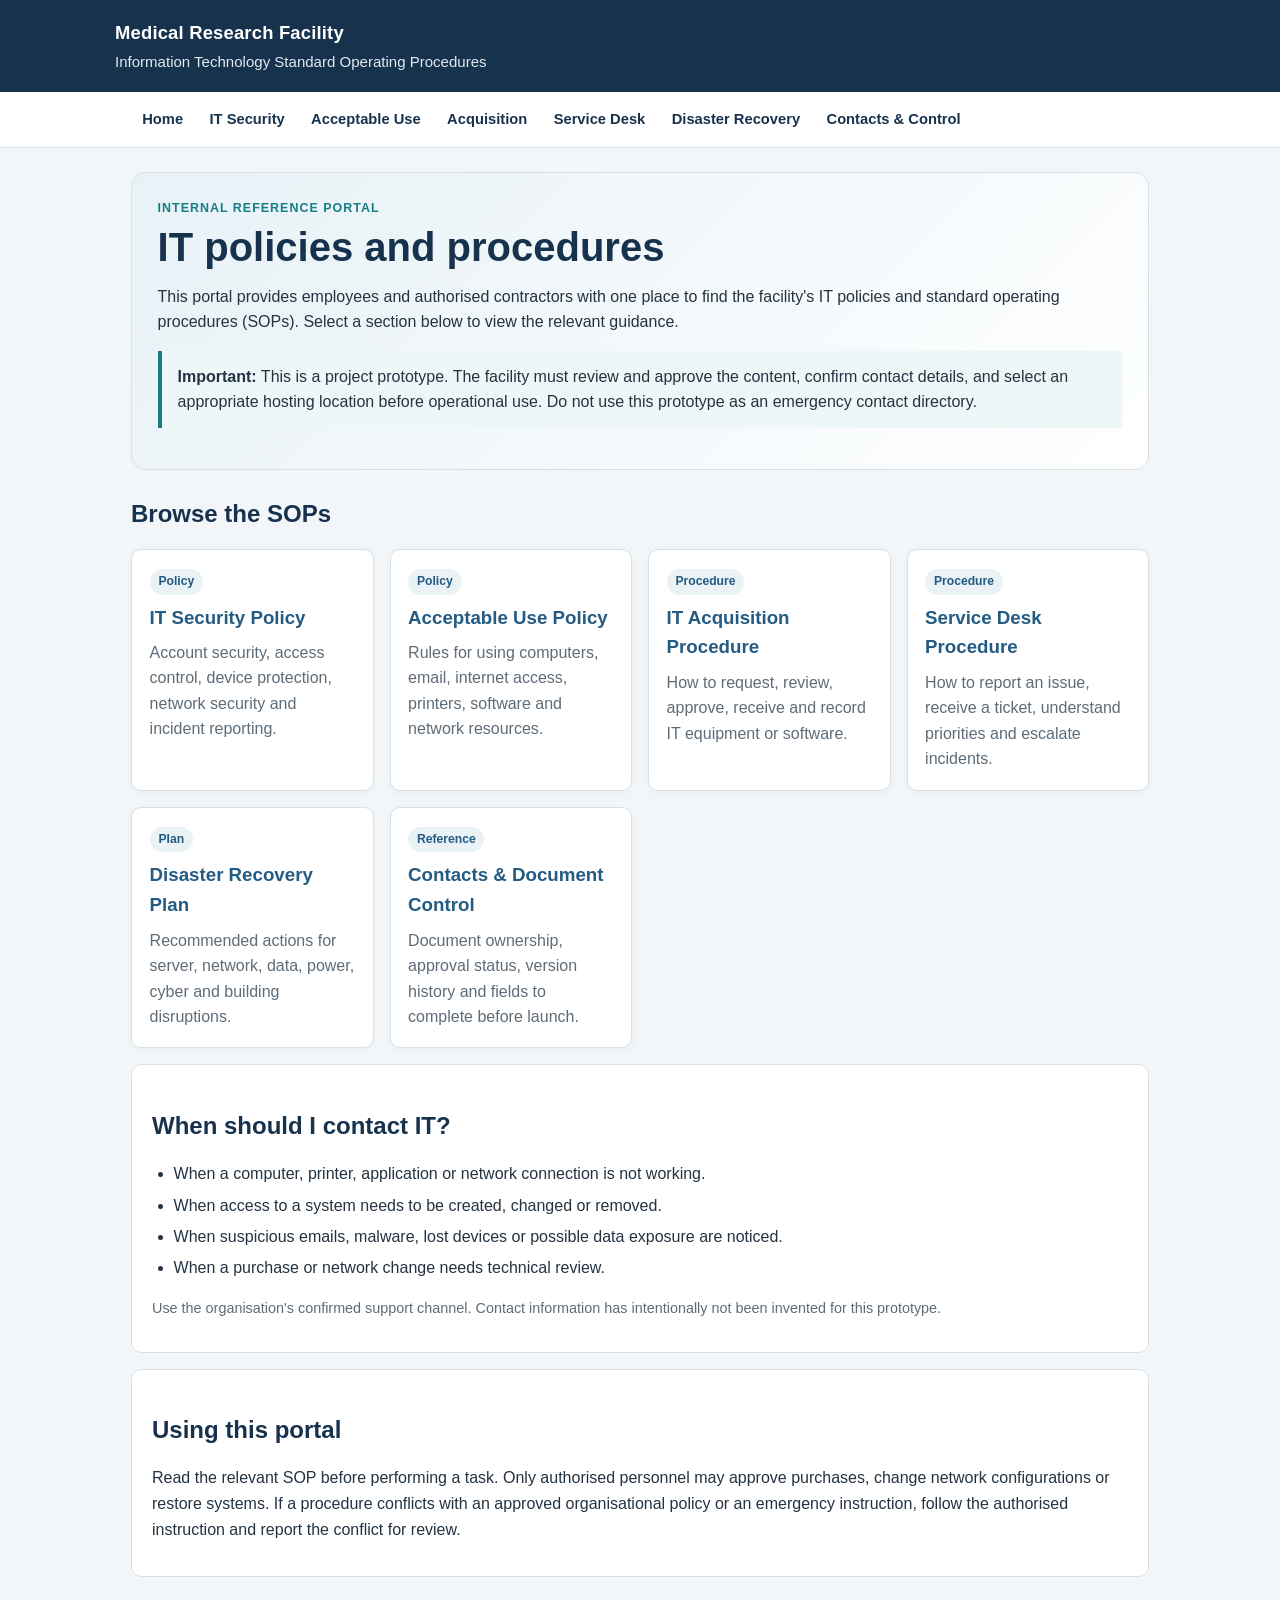
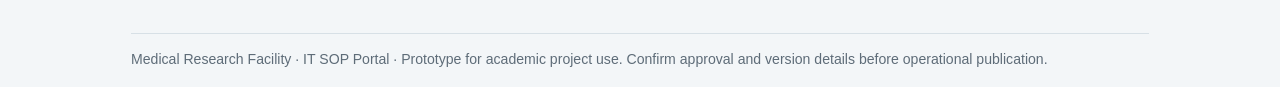
<file: index.html>
<!doctype html>
<html lang="en">
<head>
  <meta charset="utf-8">
  <meta name="viewport" content="width=device-width, initial-scale=1">
  <meta name="description" content="Internal Standard Operating Procedure portal for the Medical Research Facility.">
  <title>IT SOP Portal | Medical Research Facility</title>
  <link rel="stylesheet" href="styles.css">
</head>
<body>
<a class="skip-link" href="#main">Skip to main content</a>
<header><div class="header-inner"><div class="site-name">Medical Research Facility</div><p class="site-subtitle">Information Technology Standard Operating Procedures</p></div></header>
<nav aria-label="Main navigation"><div class="nav-inner">
<a href="index.html" aria-current="page">Home</a><a href="pages/security.html">IT Security</a><a href="pages/acceptable-use.html">Acceptable Use</a><a href="pages/acquisition.html">Acquisition</a><a href="pages/service-desk.html">Service Desk</a><a href="pages/disaster-recovery.html">Disaster Recovery</a><a href="pages/contacts.html">Contacts &amp; Control</a>
</div></nav>
<main id="main">
<section class="hero">
  <div class="eyebrow">Internal reference portal</div>
  <h1>IT policies and procedures</h1>
  <p>This portal provides employees and authorised contractors with one place to find the facility's IT policies and standard operating procedures (SOPs). Select a section below to view the relevant guidance.</p>
  <div class="callout"><strong>Important:</strong> This is a project prototype. The facility must review and approve the content, confirm contact details, and select an appropriate hosting location before operational use. Do not use this prototype as an emergency contact directory.</div>
</section>
<section aria-labelledby="sop-heading">
<h2 id="sop-heading">Browse the SOPs</h2>
<div class="cards">
<a class="card" href="pages/security.html"><span class="pill">Policy</span><h3>IT Security Policy</h3><p>Account security, access control, device protection, network security and incident reporting.</p></a>
<a class="card" href="pages/acceptable-use.html"><span class="pill">Policy</span><h3>Acceptable Use Policy</h3><p>Rules for using computers, email, internet access, printers, software and network resources.</p></a>
<a class="card" href="pages/acquisition.html"><span class="pill">Procedure</span><h3>IT Acquisition Procedure</h3><p>How to request, review, approve, receive and record IT equipment or software.</p></a>
<a class="card" href="pages/service-desk.html"><span class="pill">Procedure</span><h3>Service Desk Procedure</h3><p>How to report an issue, receive a ticket, understand priorities and escalate incidents.</p></a>
<a class="card" href="pages/disaster-recovery.html"><span class="pill">Plan</span><h3>Disaster Recovery Plan</h3><p>Recommended actions for server, network, data, power, cyber and building disruptions.</p></a>
<a class="card" href="pages/contacts.html"><span class="pill">Reference</span><h3>Contacts &amp; Document Control</h3><p>Document ownership, approval status, version history and fields to complete before launch.</p></a>
</div>
</section>
<section class="panel">
<h2>When should I contact IT?</h2>
<ul>
<li>When a computer, printer, application or network connection is not working.</li>
<li>When access to a system needs to be created, changed or removed.</li>
<li>When suspicious emails, malware, lost devices or possible data exposure are noticed.</li>
<li>When a purchase or network change needs technical review.</li>
</ul>
<p class="meta">Use the organisation's confirmed support channel. Contact information has intentionally not been invented for this prototype.</p>
</section>
<section class="panel">
<h2>Using this portal</h2>
<p>Read the relevant SOP before performing a task. Only authorised personnel may approve purchases, change network configurations or restore systems. If a procedure conflicts with an approved organisational policy or an emergency instruction, follow the authorised instruction and report the conflict for review.</p>
</section>
</main>
<footer><div class="footer-inner">Medical Research Facility · IT SOP Portal · Prototype for academic project use. Confirm approval and version details before operational publication.</div></footer>
</body></html>
</file>
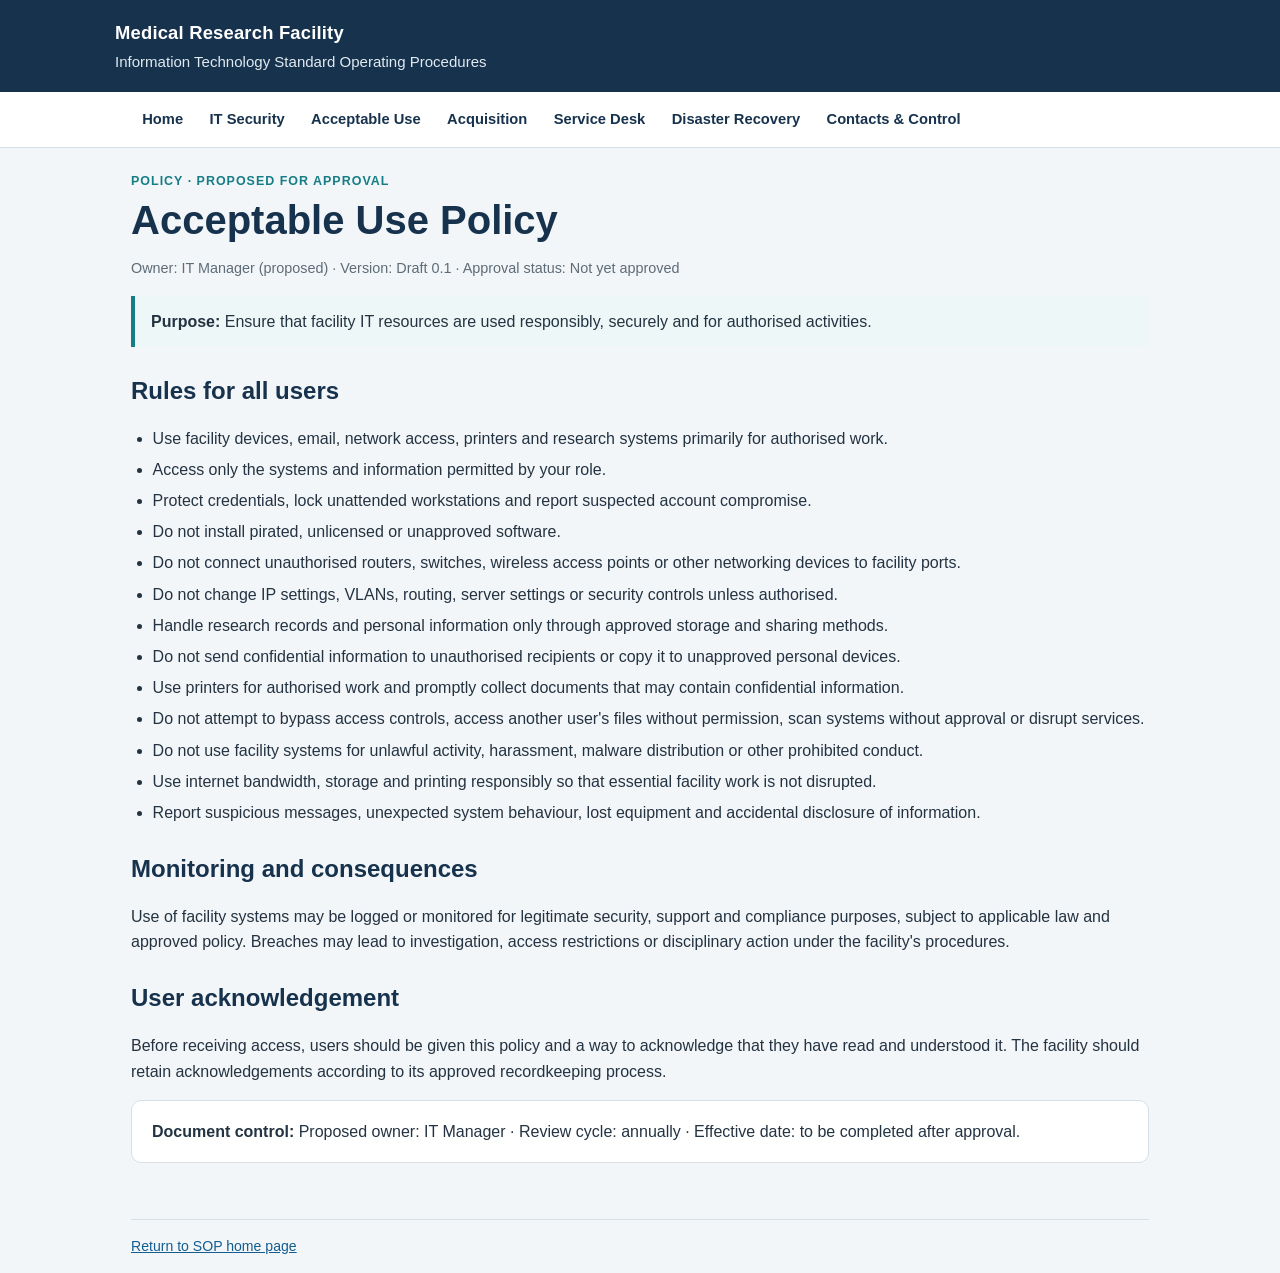
<file: pages/acceptable-use.html>
<!doctype html><html lang="en"><head><meta charset="utf-8"><meta name="viewport" content="width=device-width, initial-scale=1"><title>Acceptable Use Policy | Medical Research Facility</title><link rel="stylesheet" href="../styles.css"></head><body><a class="skip-link" href="#main">Skip to main content</a><header><div class="header-inner"><div class="site-name">Medical Research Facility</div><p class="site-subtitle">Information Technology Standard Operating Procedures</p></div></header><nav aria-label="Main navigation"><div class="nav-inner"><a href="../index.html">Home</a><a href="security.html">IT Security</a><a href="acceptable-use.html" aria-current="page">Acceptable Use</a><a href="acquisition.html">Acquisition</a><a href="service-desk.html">Service Desk</a><a href="disaster-recovery.html">Disaster Recovery</a><a href="contacts.html">Contacts &amp; Control</a></div></nav><main id="main"><div class="eyebrow">Policy · Proposed for approval</div><h1>Acceptable Use Policy</h1><p class="meta">Owner: IT Manager (proposed) · Version: Draft 0.1 · Approval status: Not yet approved</p><div class="callout"><strong>Purpose:</strong> Ensure that facility IT resources are used responsibly, securely and for authorised activities.</div><h2>Rules for all users</h2><ul><li>Use facility devices, email, network access, printers and research systems primarily for authorised work.</li><li>Access only the systems and information permitted by your role.</li><li>Protect credentials, lock unattended workstations and report suspected account compromise.</li><li>Do not install pirated, unlicensed or unapproved software.</li><li>Do not connect unauthorised routers, switches, wireless access points or other networking devices to facility ports.</li><li>Do not change IP settings, VLANs, routing, server settings or security controls unless authorised.</li><li>Handle research records and personal information only through approved storage and sharing methods.</li><li>Do not send confidential information to unauthorised recipients or copy it to unapproved personal devices.</li><li>Use printers for authorised work and promptly collect documents that may contain confidential information.</li><li>Do not attempt to bypass access controls, access another user's files without permission, scan systems without approval or disrupt services.</li><li>Do not use facility systems for unlawful activity, harassment, malware distribution or other prohibited conduct.</li><li>Use internet bandwidth, storage and printing responsibly so that essential facility work is not disrupted.</li><li>Report suspicious messages, unexpected system behaviour, lost equipment and accidental disclosure of information.</li></ul><h2>Monitoring and consequences</h2><p>Use of facility systems may be logged or monitored for legitimate security, support and compliance purposes, subject to applicable law and approved policy. Breaches may lead to investigation, access restrictions or disciplinary action under the facility's procedures.</p><h2>User acknowledgement</h2><p>Before receiving access, users should be given this policy and a way to acknowledge that they have read and understood it. The facility should retain acknowledgements according to its approved recordkeeping process.</p><div class="panel"><strong>Document control:</strong> Proposed owner: IT Manager · Review cycle: annually · Effective date: to be completed after approval.</div></main><footer><div class="footer-inner"><a href="../index.html">Return to SOP home page</a></div></footer></body></html>
</file>
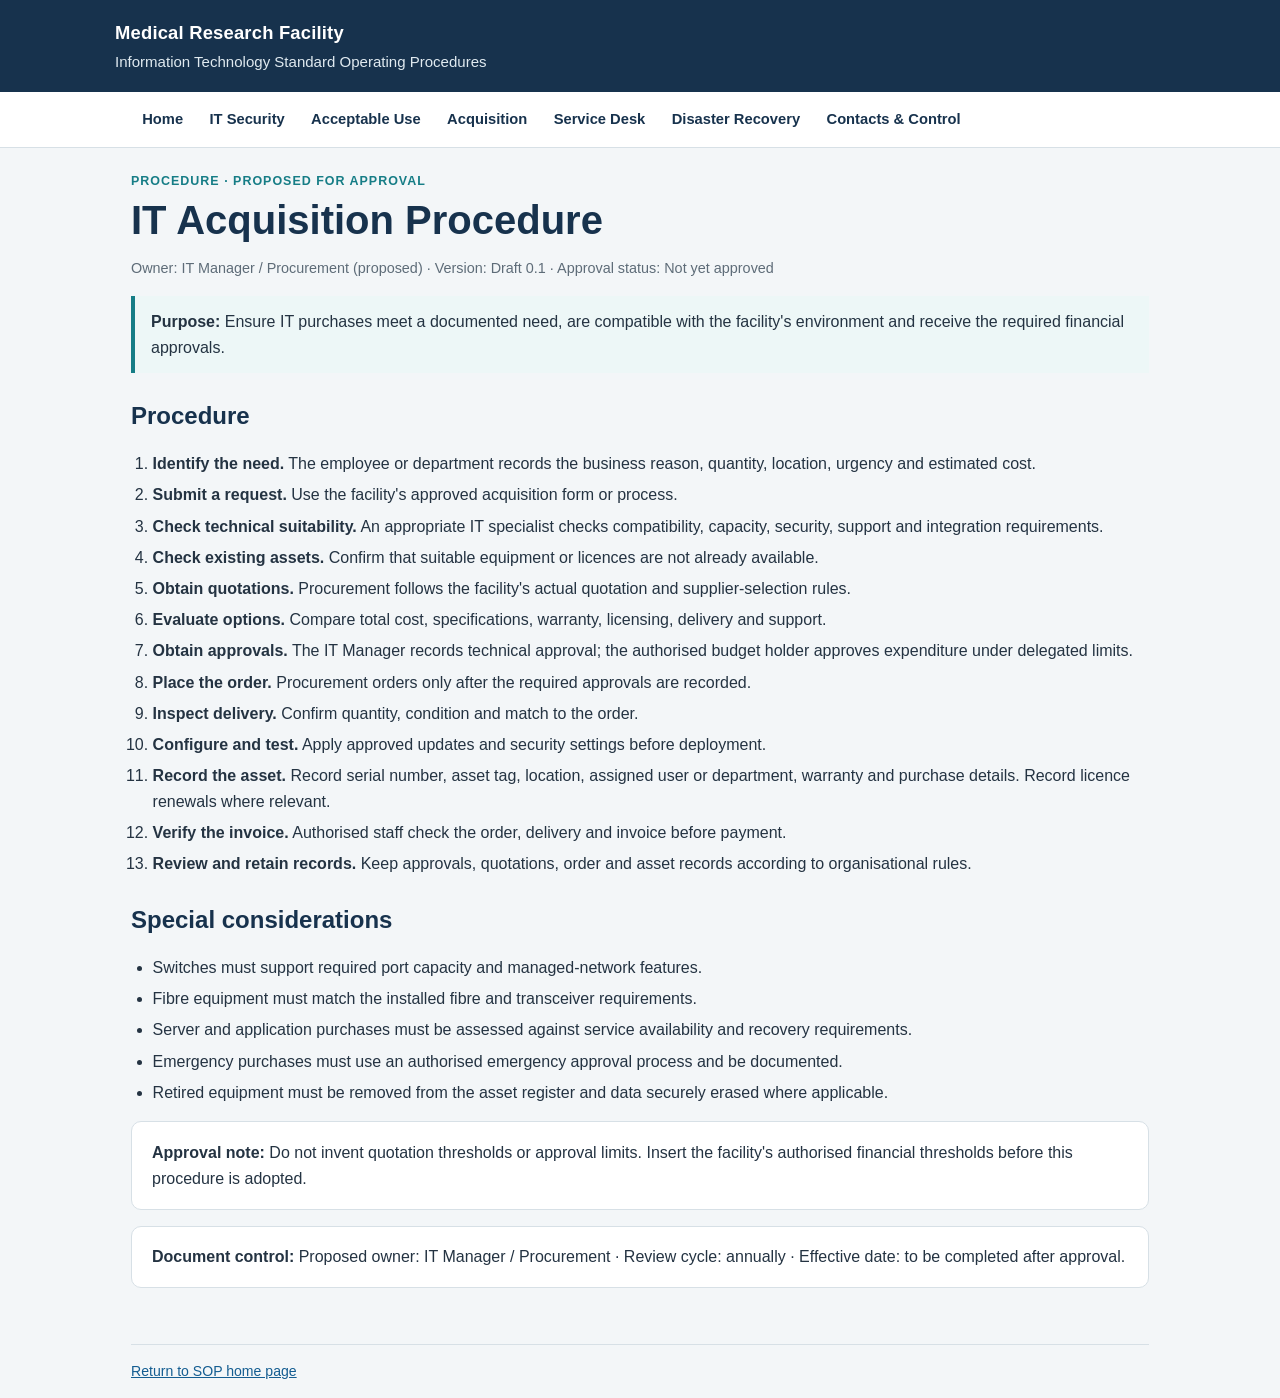
<file: pages/acquisition.html>
<!doctype html><html lang="en"><head><meta charset="utf-8"><meta name="viewport" content="width=device-width, initial-scale=1"><title>IT Acquisition Procedure | Medical Research Facility</title><link rel="stylesheet" href="../styles.css"></head><body><a class="skip-link" href="#main">Skip to main content</a><header><div class="header-inner"><div class="site-name">Medical Research Facility</div><p class="site-subtitle">Information Technology Standard Operating Procedures</p></div></header><nav aria-label="Main navigation"><div class="nav-inner"><a href="../index.html">Home</a><a href="security.html">IT Security</a><a href="acceptable-use.html">Acceptable Use</a><a href="acquisition.html" aria-current="page">Acquisition</a><a href="service-desk.html">Service Desk</a><a href="disaster-recovery.html">Disaster Recovery</a><a href="contacts.html">Contacts &amp; Control</a></div></nav><main id="main"><div class="eyebrow">Procedure · Proposed for approval</div><h1>IT Acquisition Procedure</h1><p class="meta">Owner: IT Manager / Procurement (proposed) · Version: Draft 0.1 · Approval status: Not yet approved</p><div class="callout"><strong>Purpose:</strong> Ensure IT purchases meet a documented need, are compatible with the facility's environment and receive the required financial approvals.</div><h2>Procedure</h2><ol><li><strong>Identify the need.</strong> The employee or department records the business reason, quantity, location, urgency and estimated cost.</li><li><strong>Submit a request.</strong> Use the facility's approved acquisition form or process.</li><li><strong>Check technical suitability.</strong> An appropriate IT specialist checks compatibility, capacity, security, support and integration requirements.</li><li><strong>Check existing assets.</strong> Confirm that suitable equipment or licences are not already available.</li><li><strong>Obtain quotations.</strong> Procurement follows the facility's actual quotation and supplier-selection rules.</li><li><strong>Evaluate options.</strong> Compare total cost, specifications, warranty, licensing, delivery and support.</li><li><strong>Obtain approvals.</strong> The IT Manager records technical approval; the authorised budget holder approves expenditure under delegated limits.</li><li><strong>Place the order.</strong> Procurement orders only after the required approvals are recorded.</li><li><strong>Inspect delivery.</strong> Confirm quantity, condition and match to the order.</li><li><strong>Configure and test.</strong> Apply approved updates and security settings before deployment.</li><li><strong>Record the asset.</strong> Record serial number, asset tag, location, assigned user or department, warranty and purchase details. Record licence renewals where relevant.</li><li><strong>Verify the invoice.</strong> Authorised staff check the order, delivery and invoice before payment.</li><li><strong>Review and retain records.</strong> Keep approvals, quotations, order and asset records according to organisational rules.</li></ol><h2>Special considerations</h2><ul><li>Switches must support required port capacity and managed-network features.</li><li>Fibre equipment must match the installed fibre and transceiver requirements.</li><li>Server and application purchases must be assessed against service availability and recovery requirements.</li><li>Emergency purchases must use an authorised emergency approval process and be documented.</li><li>Retired equipment must be removed from the asset register and data securely erased where applicable.</li></ul><div class="panel"><strong>Approval note:</strong> Do not invent quotation thresholds or approval limits. Insert the facility's authorised financial thresholds before this procedure is adopted.</div><div class="panel"><strong>Document control:</strong> Proposed owner: IT Manager / Procurement · Review cycle: annually · Effective date: to be completed after approval.</div></main><footer><div class="footer-inner"><a href="../index.html">Return to SOP home page</a></div></footer></body></html>
</file>
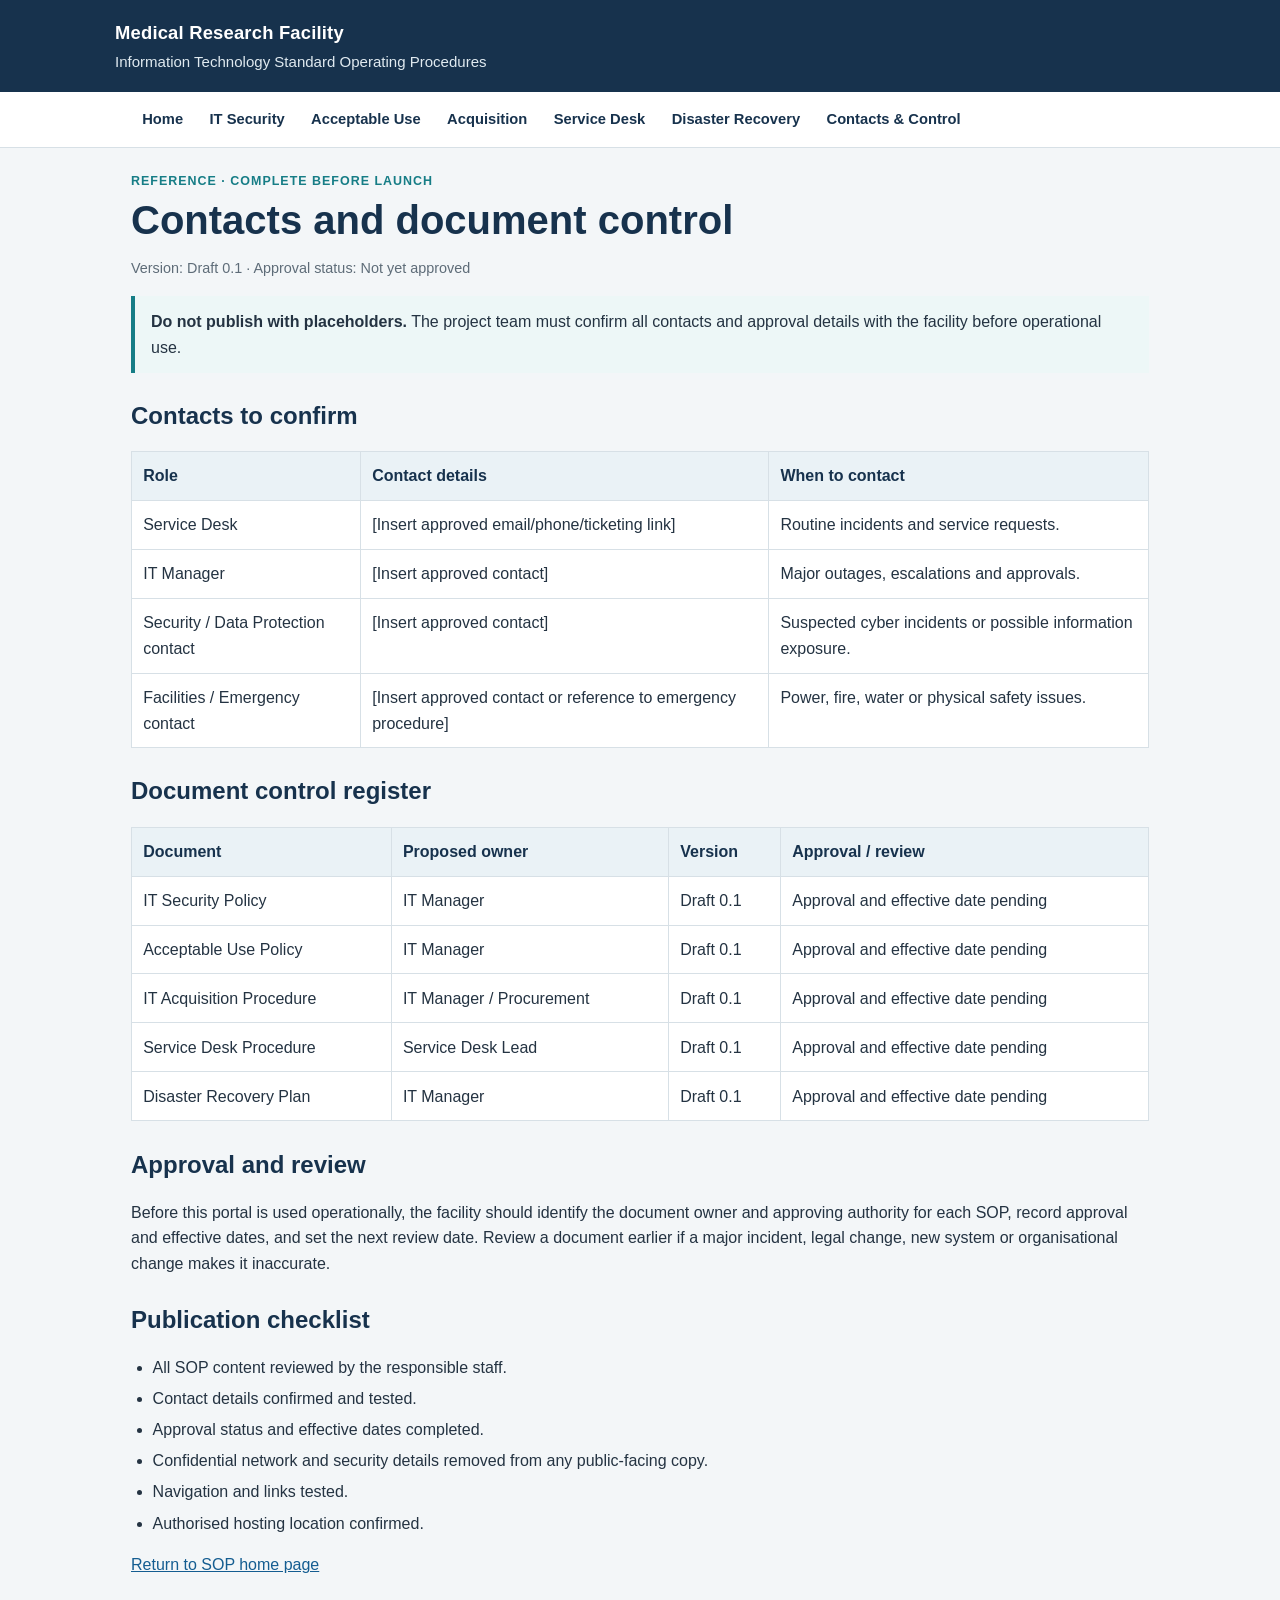
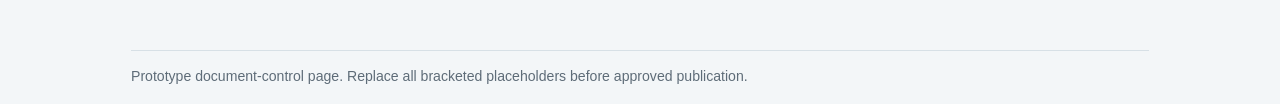
<file: pages/contacts.html>
<!doctype html>
<html lang="en">
    <head>
        <meta charset="utf-8">
        <meta name="viewport" content="width=device-width, initial-scale=1">
        <title>Contacts and Document Control | Medical Research Facility</title>
        <link rel="stylesheet" href="../styles.css">
    </head>
    <body>
        <a class="skip-link" href="#main">Skip to main content</a>
        <header>
            <div class="header-inner">
                <div class="site-name">Medical Research Facility</div><p class="site-subtitle">Information Technology Standard Operating Procedures</p></div></header>
                <nav aria-label="Main navigation"><div class="nav-inner"><a href="../index.html">Home</a><a href="security.html">IT Security</a><a href="acceptable-use.html">Acceptable Use</a><a href="acquisition.html">Acquisition</a><a href="service-desk.html">Service Desk</a><a href="disaster-recovery.html">Disaster Recovery</a><a href="contacts.html" aria-current="page">Contacts &amp; Control</a>
                </div>
            </nav>
            <main id="main">
                <div class="eyebrow">Reference · Complete before launch</div>
                <h1>Contacts and document control</h1>
                <p class="meta">Version: Draft 0.1 · Approval status: Not yet approved</p>
                <div class="callout">
                    <strong>Do not publish with placeholders.</strong> The project team must confirm all contacts and approval details with the facility before operational use.</div>
                    <h2>Contacts to confirm</h2>
                    <table>
                        <thead>
                            <tr>
                                <th>Role</th>
                                <th>Contact details</th>
                                <th>When to contact</th>
                            </tr>
                        </thead>
                        <tbody>
                            <tr>
                                <td>Service Desk</td>
                                <td>[Insert approved email/phone/ticketing link]</td>
                                <td>Routine incidents and service requests.</td>
                            </tr>
                            <tr>
                                <td>IT Manager</td>
                                <td>[Insert approved contact]</td>
                                <td>Major outages, escalations and approvals.</td>
                            </tr>
                            <tr>
                                <td>Security / Data Protection contact</td>
                                <td>[Insert approved contact]</td>
                                <td>Suspected cyber incidents or possible information exposure.</td>
                            </tr>
                            <tr>
                                <td>Facilities / Emergency contact</td>
                                <td>[Insert approved contact or reference to emergency procedure]</td>
                                <td>Power, fire, water or physical safety issues.</td>
                            </tr>
                        </tbody>
                    </table>
                    <h2>Document control register</h2>
                    <table>
                        <thead>
                            <tr>
                                <th>Document</th>
                                <th>Proposed owner</th>
                                <th>Version</th>
                                <th>Approval / review</th>
                            </tr>
                        </thead>
                        <tbody>
                            <tr>
                                <td>IT Security Policy</td>
                                <td>IT Manager</td>
                                <td>Draft 0.1</td>
                                <td>Approval and effective date pending</td>
                            </tr>
                            <tr>
                                <td>Acceptable Use Policy</td>
                                <td>IT Manager</td>
                                <td>Draft 0.1</td>
                                <td>Approval and effective date pending</td>
                            </tr>
                            <tr>
                                <td>IT Acquisition Procedure</td>
                                <td>IT Manager / Procurement</td>
                                <td>Draft 0.1</td>
                                <td>Approval and effective date pending</td>
                            </tr>
                            <tr>
                                <td>Service Desk Procedure</td>
                                <td>Service Desk Lead</td>
                                <td>Draft 0.1</td>
                                <td>Approval and effective date pending</td>
                            </tr>
                            <tr>
                                <td>Disaster Recovery Plan</td>
                                <td>IT Manager</td>
                                <td>Draft 0.1</td>
                                <td>Approval and effective date pending</td>
                            </tr>
                        </tbody>
                    </table>
                <h2>Approval and review</h2>
                <p>Before this portal is used operationally, the facility should identify the document owner and approving authority for each SOP, record approval and effective dates, and set the next review date. Review a document earlier if a major incident, legal change, new system or organisational change makes it inaccurate.</p>
                <h2>Publication checklist</h2>
                <ul><li>All SOP content reviewed by the responsible staff.</li><li>Contact details confirmed and tested.</li><li>Approval status and effective dates completed.</li><li>Confidential network and security details removed from any public-facing copy.</li><li>Navigation and links tested.</li><li>Authorised hosting location confirmed.</li></ul><p><a href="../index.html">Return to SOP home page</a></p></main><footer><div class="footer-inner">Prototype document-control page. Replace all bracketed placeholders before approved publication.</div></footer></body></html>
</file>
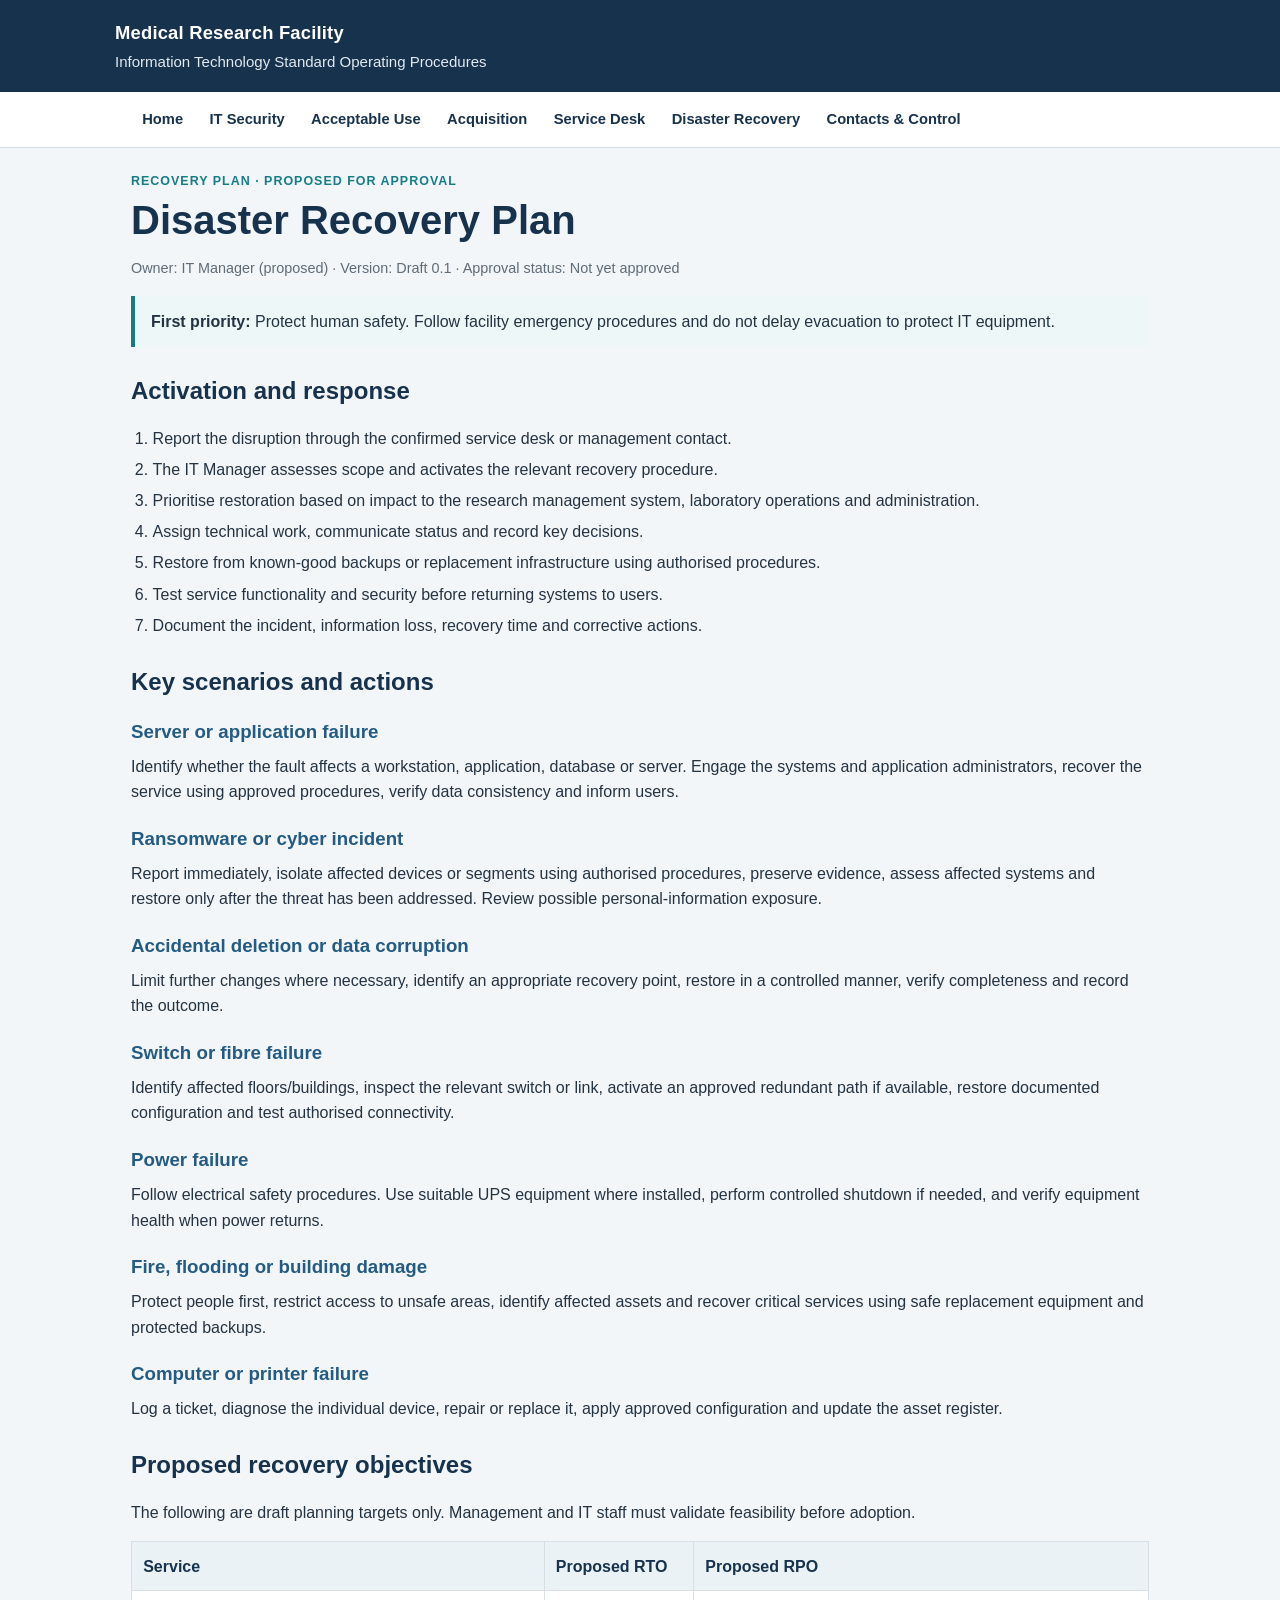
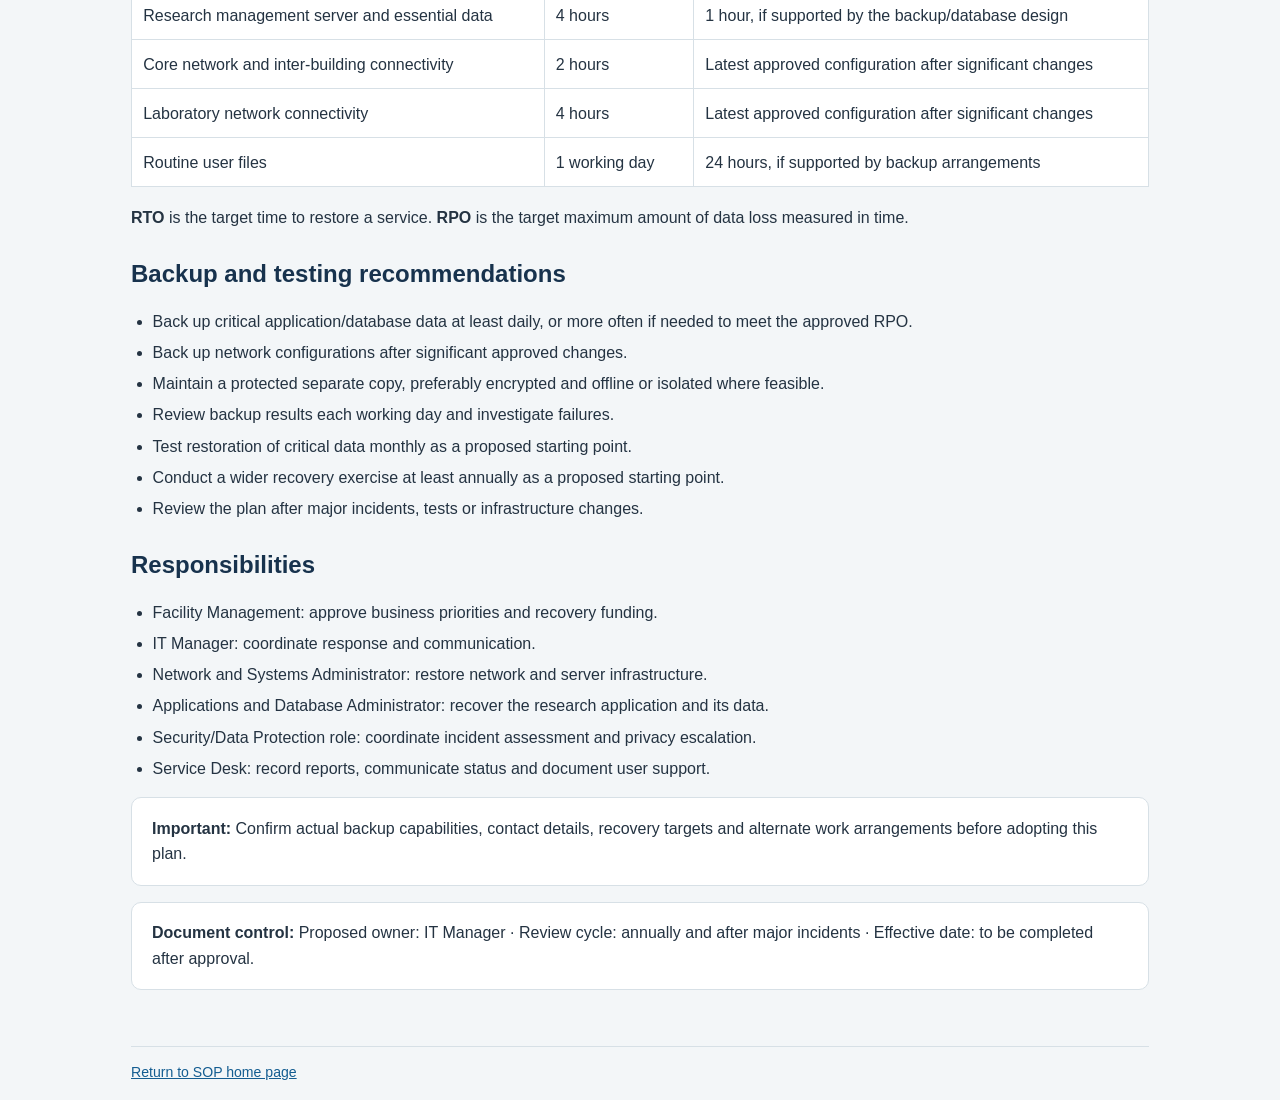
<file: pages/disaster-recovery.html>
<!doctype html><html lang="en"><head><meta charset="utf-8"><meta name="viewport" content="width=device-width, initial-scale=1"><title>Disaster Recovery Plan | Medical Research Facility</title><link rel="stylesheet" href="../styles.css"></head><body><a class="skip-link" href="#main">Skip to main content</a><header><div class="header-inner"><div class="site-name">Medical Research Facility</div><p class="site-subtitle">Information Technology Standard Operating Procedures</p></div></header><nav aria-label="Main navigation"><div class="nav-inner"><a href="../index.html">Home</a><a href="security.html">IT Security</a><a href="acceptable-use.html">Acceptable Use</a><a href="acquisition.html">Acquisition</a><a href="service-desk.html">Service Desk</a><a href="disaster-recovery.html" aria-current="page">Disaster Recovery</a><a href="contacts.html">Contacts &amp; Control</a></div></nav><main id="main"><div class="eyebrow">Recovery plan · Proposed for approval</div><h1>Disaster Recovery Plan</h1><p class="meta">Owner: IT Manager (proposed) · Version: Draft 0.1 · Approval status: Not yet approved</p><div class="callout"><strong>First priority:</strong> Protect human safety. Follow facility emergency procedures and do not delay evacuation to protect IT equipment.</div><h2>Activation and response</h2><ol><li>Report the disruption through the confirmed service desk or management contact.</li><li>The IT Manager assesses scope and activates the relevant recovery procedure.</li><li>Prioritise restoration based on impact to the research management system, laboratory operations and administration.</li><li>Assign technical work, communicate status and record key decisions.</li><li>Restore from known-good backups or replacement infrastructure using authorised procedures.</li><li>Test service functionality and security before returning systems to users.</li><li>Document the incident, information loss, recovery time and corrective actions.</li></ol><h2>Key scenarios and actions</h2><h3>Server or application failure</h3><p>Identify whether the fault affects a workstation, application, database or server. Engage the systems and application administrators, recover the service using approved procedures, verify data consistency and inform users.</p><h3>Ransomware or cyber incident</h3><p>Report immediately, isolate affected devices or segments using authorised procedures, preserve evidence, assess affected systems and restore only after the threat has been addressed. Review possible personal-information exposure.</p><h3>Accidental deletion or data corruption</h3><p>Limit further changes where necessary, identify an appropriate recovery point, restore in a controlled manner, verify completeness and record the outcome.</p><h3>Switch or fibre failure</h3><p>Identify affected floors/buildings, inspect the relevant switch or link, activate an approved redundant path if available, restore documented configuration and test authorised connectivity.</p><h3>Power failure</h3><p>Follow electrical safety procedures. Use suitable UPS equipment where installed, perform controlled shutdown if needed, and verify equipment health when power returns.</p><h3>Fire, flooding or building damage</h3><p>Protect people first, restrict access to unsafe areas, identify affected assets and recover critical services using safe replacement equipment and protected backups.</p><h3>Computer or printer failure</h3><p>Log a ticket, diagnose the individual device, repair or replace it, apply approved configuration and update the asset register.</p><h2>Proposed recovery objectives</h2><p>The following are draft planning targets only. Management and IT staff must validate feasibility before adoption.</p><table><thead><tr><th>Service</th><th>Proposed RTO</th><th>Proposed RPO</th></tr></thead><tbody><tr><td>Research management server and essential data</td><td>4 hours</td><td>1 hour, if supported by the backup/database design</td></tr><tr><td>Core network and inter-building connectivity</td><td>2 hours</td><td>Latest approved configuration after significant changes</td></tr><tr><td>Laboratory network connectivity</td><td>4 hours</td><td>Latest approved configuration after significant changes</td></tr><tr><td>Routine user files</td><td>1 working day</td><td>24 hours, if supported by backup arrangements</td></tr></tbody></table><p><strong>RTO</strong> is the target time to restore a service. <strong>RPO</strong> is the target maximum amount of data loss measured in time.</p><h2>Backup and testing recommendations</h2><ul><li>Back up critical application/database data at least daily, or more often if needed to meet the approved RPO.</li><li>Back up network configurations after significant approved changes.</li><li>Maintain a protected separate copy, preferably encrypted and offline or isolated where feasible.</li><li>Review backup results each working day and investigate failures.</li><li>Test restoration of critical data monthly as a proposed starting point.</li><li>Conduct a wider recovery exercise at least annually as a proposed starting point.</li><li>Review the plan after major incidents, tests or infrastructure changes.</li></ul><h2>Responsibilities</h2><ul><li>Facility Management: approve business priorities and recovery funding.</li><li>IT Manager: coordinate response and communication.</li><li>Network and Systems Administrator: restore network and server infrastructure.</li><li>Applications and Database Administrator: recover the research application and its data.</li><li>Security/Data Protection role: coordinate incident assessment and privacy escalation.</li><li>Service Desk: record reports, communicate status and document user support.</li></ul><div class="panel"><strong>Important:</strong> Confirm actual backup capabilities, contact details, recovery targets and alternate work arrangements before adopting this plan.</div><div class="panel"><strong>Document control:</strong> Proposed owner: IT Manager · Review cycle: annually and after major incidents · Effective date: to be completed after approval.</div></main><footer><div class="footer-inner"><a href="../index.html">Return to SOP home page</a></div></footer></body></html>
</file>
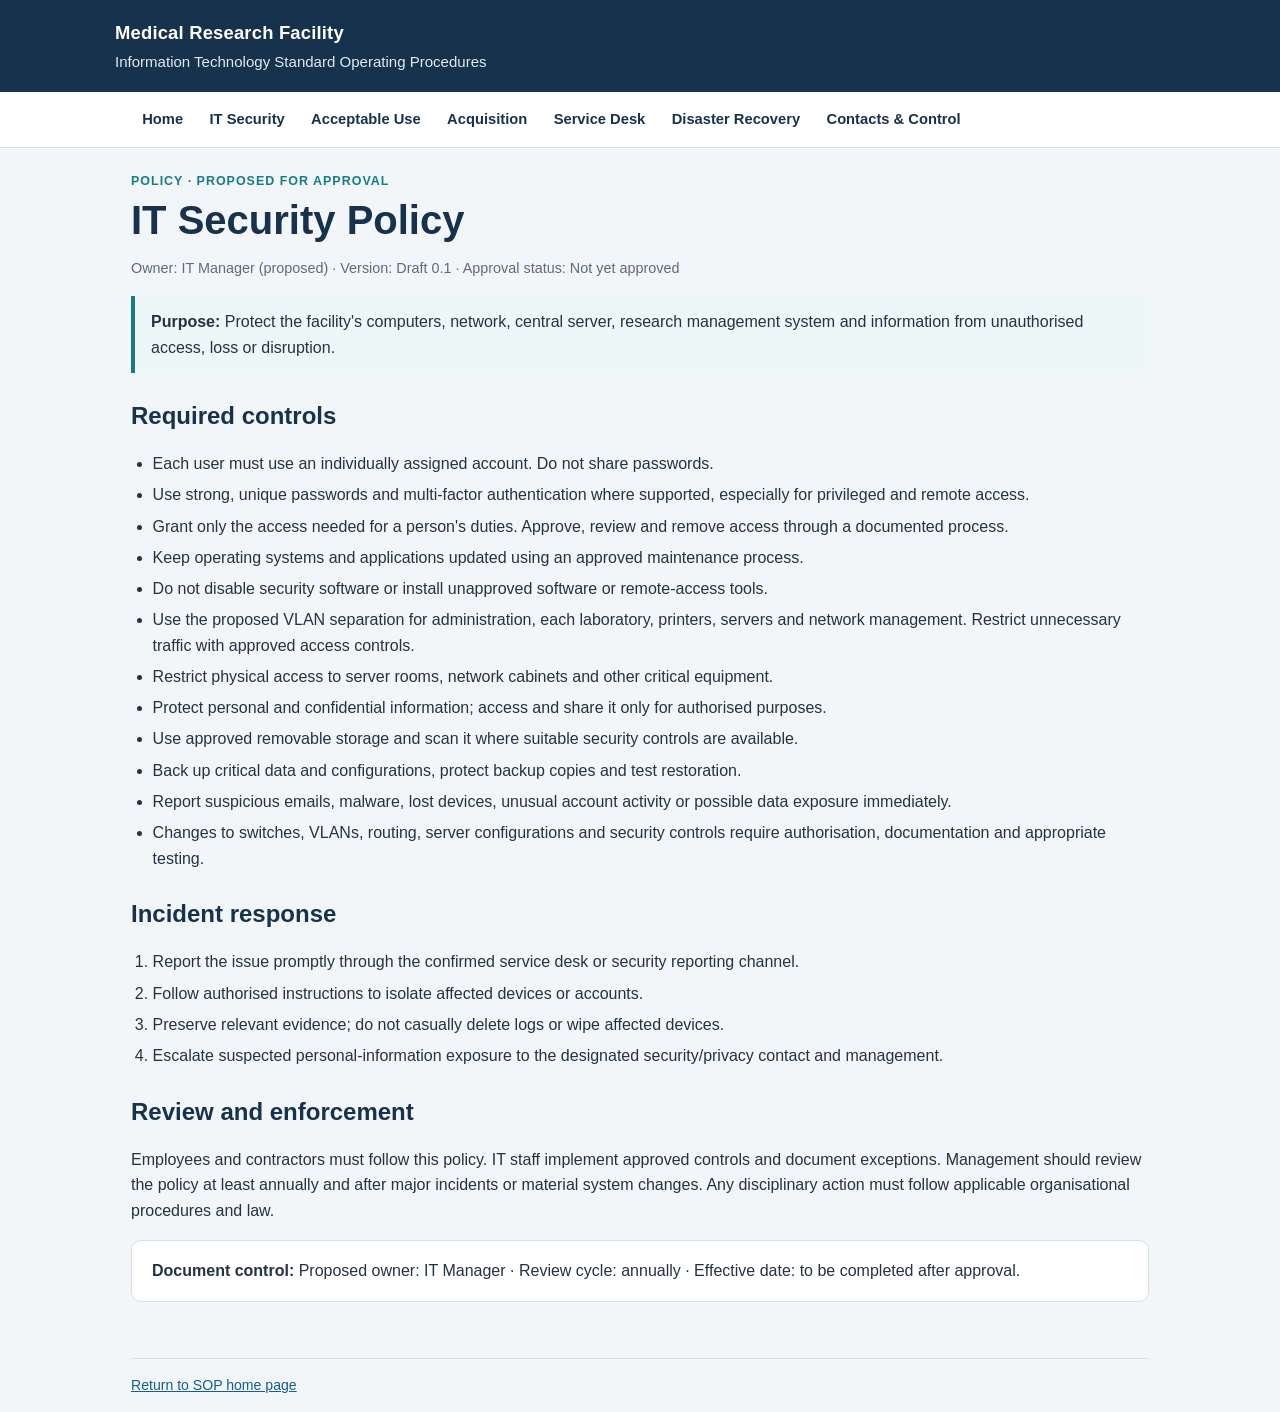
<file: pages/security.html>
<!doctype html><html lang="en"><head><meta charset="utf-8"><meta name="viewport" content="width=device-width, initial-scale=1"><title>IT Security Policy | Medical Research Facility</title><link rel="stylesheet" href="../styles.css"></head><body><a class="skip-link" href="#main">Skip to main content</a><header><div class="header-inner"><div class="site-name">Medical Research Facility</div><p class="site-subtitle">Information Technology Standard Operating Procedures</p></div></header><nav aria-label="Main navigation"><div class="nav-inner"><a href="../index.html">Home</a><a href="security.html" aria-current="page">IT Security</a><a href="acceptable-use.html">Acceptable Use</a><a href="acquisition.html">Acquisition</a><a href="service-desk.html">Service Desk</a><a href="disaster-recovery.html">Disaster Recovery</a><a href="contacts.html">Contacts &amp; Control</a></div></nav><main id="main"><div class="eyebrow">Policy · Proposed for approval</div><h1>IT Security Policy</h1><p class="meta">Owner: IT Manager (proposed) · Version: Draft 0.1 · Approval status: Not yet approved</p><div class="callout"><strong>Purpose:</strong> Protect the facility's computers, network, central server, research management system and information from unauthorised access, loss or disruption.</div><h2>Required controls</h2><ul><li>Each user must use an individually assigned account. Do not share passwords.</li><li>Use strong, unique passwords and multi-factor authentication where supported, especially for privileged and remote access.</li><li>Grant only the access needed for a person's duties. Approve, review and remove access through a documented process.</li><li>Keep operating systems and applications updated using an approved maintenance process.</li><li>Do not disable security software or install unapproved software or remote-access tools.</li><li>Use the proposed VLAN separation for administration, each laboratory, printers, servers and network management. Restrict unnecessary traffic with approved access controls.</li><li>Restrict physical access to server rooms, network cabinets and other critical equipment.</li><li>Protect personal and confidential information; access and share it only for authorised purposes.</li><li>Use approved removable storage and scan it where suitable security controls are available.</li><li>Back up critical data and configurations, protect backup copies and test restoration.</li><li>Report suspicious emails, malware, lost devices, unusual account activity or possible data exposure immediately.</li><li>Changes to switches, VLANs, routing, server configurations and security controls require authorisation, documentation and appropriate testing.</li></ul><h2>Incident response</h2><ol><li>Report the issue promptly through the confirmed service desk or security reporting channel.</li><li>Follow authorised instructions to isolate affected devices or accounts.</li><li>Preserve relevant evidence; do not casually delete logs or wipe affected devices.</li><li>Escalate suspected personal-information exposure to the designated security/privacy contact and management.</li></ol><h2>Review and enforcement</h2><p>Employees and contractors must follow this policy. IT staff implement approved controls and document exceptions. Management should review the policy at least annually and after major incidents or material system changes. Any disciplinary action must follow applicable organisational procedures and law.</p><div class="panel"><strong>Document control:</strong> Proposed owner: IT Manager · Review cycle: annually · Effective date: to be completed after approval.</div></main><footer><div class="footer-inner"><a href="../index.html">Return to SOP home page</a></div></footer></body></html>
</file>
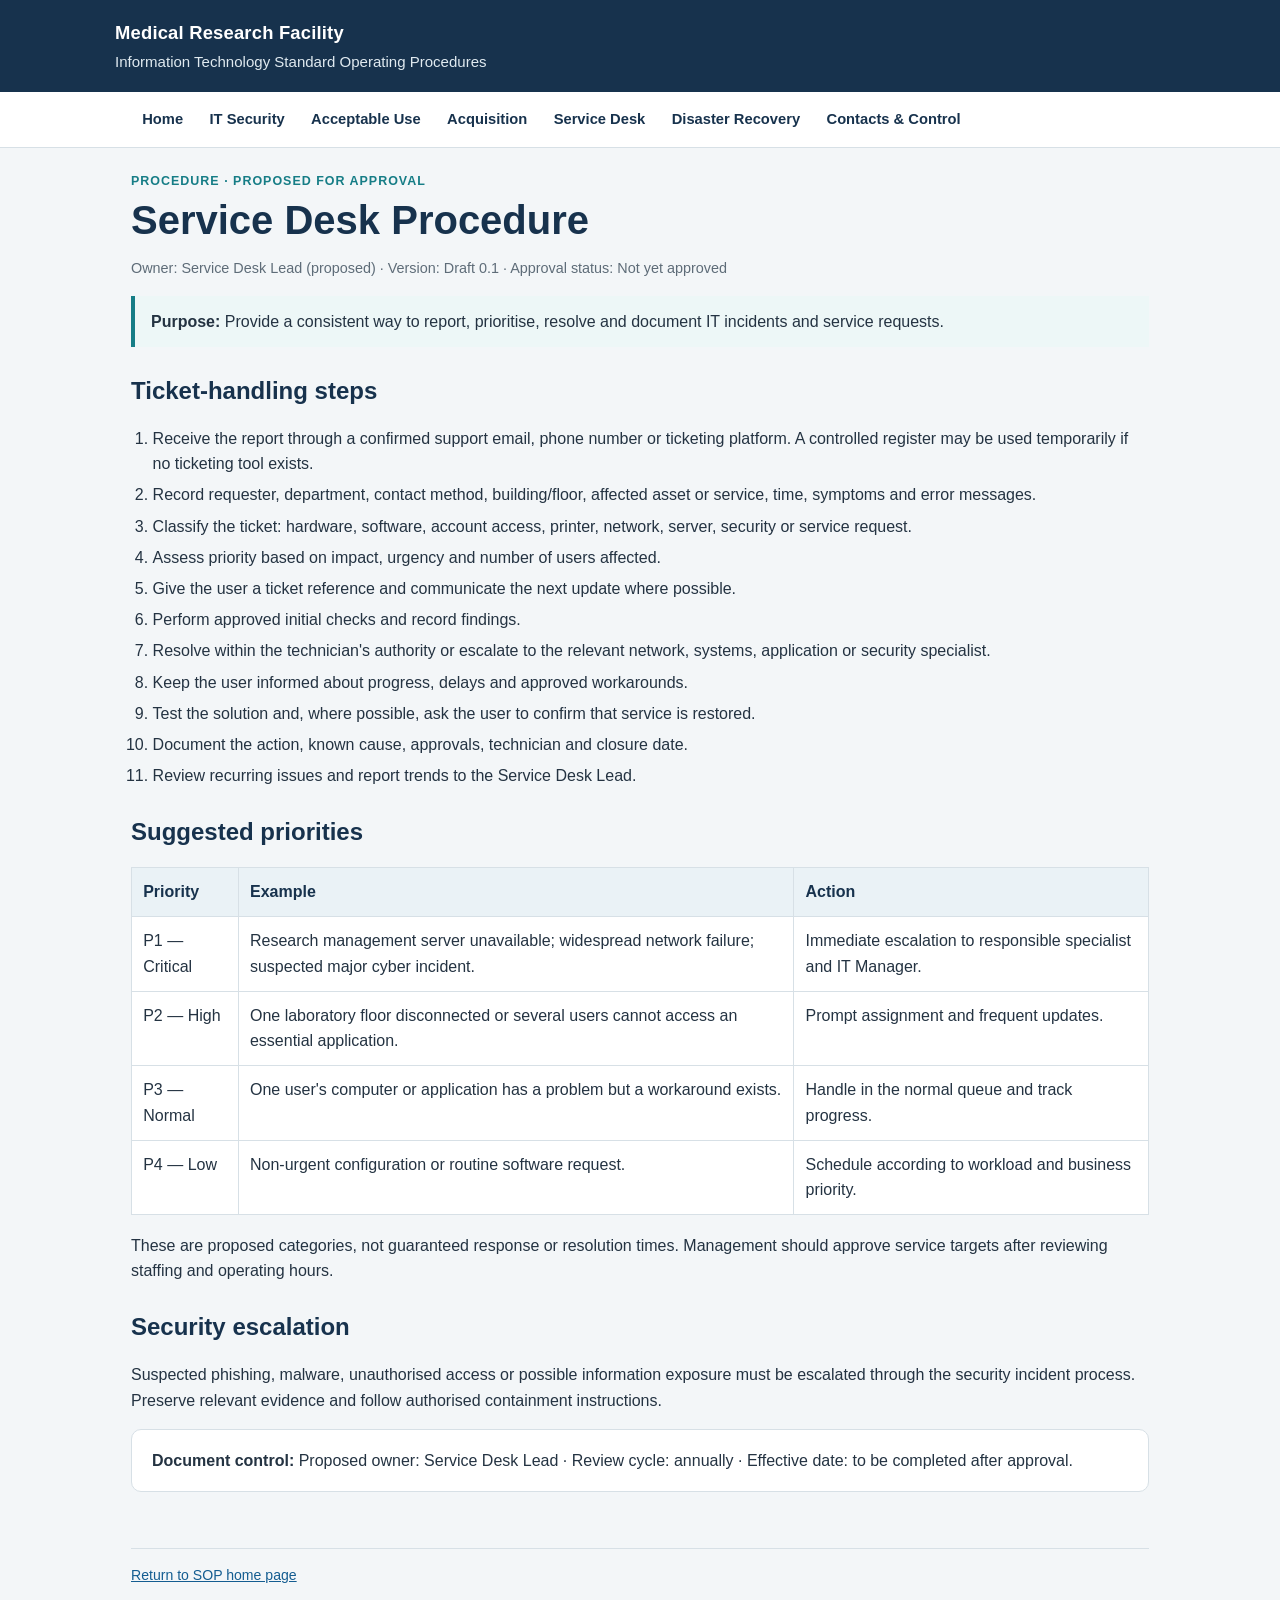
<file: pages/service-desk.html>
<!doctype html><html lang="en"><head><meta charset="utf-8"><meta name="viewport" content="width=device-width, initial-scale=1"><title>Service Desk Procedure | Medical Research Facility</title><link rel="stylesheet" href="../styles.css"></head><body><a class="skip-link" href="#main">Skip to main content</a><header><div class="header-inner"><div class="site-name">Medical Research Facility</div><p class="site-subtitle">Information Technology Standard Operating Procedures</p></div></header><nav aria-label="Main navigation"><div class="nav-inner"><a href="../index.html">Home</a><a href="security.html">IT Security</a><a href="acceptable-use.html">Acceptable Use</a><a href="acquisition.html">Acquisition</a><a href="service-desk.html" aria-current="page">Service Desk</a><a href="disaster-recovery.html">Disaster Recovery</a><a href="contacts.html">Contacts &amp; Control</a></div></nav><main id="main"><div class="eyebrow">Procedure · Proposed for approval</div><h1>Service Desk Procedure</h1><p class="meta">Owner: Service Desk Lead (proposed) · Version: Draft 0.1 · Approval status: Not yet approved</p><div class="callout"><strong>Purpose:</strong> Provide a consistent way to report, prioritise, resolve and document IT incidents and service requests.</div><h2>Ticket-handling steps</h2><ol><li>Receive the report through a confirmed support email, phone number or ticketing platform. A controlled register may be used temporarily if no ticketing tool exists.</li><li>Record requester, department, contact method, building/floor, affected asset or service, time, symptoms and error messages.</li><li>Classify the ticket: hardware, software, account access, printer, network, server, security or service request.</li><li>Assess priority based on impact, urgency and number of users affected.</li><li>Give the user a ticket reference and communicate the next update where possible.</li><li>Perform approved initial checks and record findings.</li><li>Resolve within the technician's authority or escalate to the relevant network, systems, application or security specialist.</li><li>Keep the user informed about progress, delays and approved workarounds.</li><li>Test the solution and, where possible, ask the user to confirm that service is restored.</li><li>Document the action, known cause, approvals, technician and closure date.</li><li>Review recurring issues and report trends to the Service Desk Lead.</li></ol><h2>Suggested priorities</h2><table><thead><tr><th>Priority</th><th>Example</th><th>Action</th></tr></thead><tbody><tr><td>P1 — Critical</td><td>Research management server unavailable; widespread network failure; suspected major cyber incident.</td><td>Immediate escalation to responsible specialist and IT Manager.</td></tr><tr><td>P2 — High</td><td>One laboratory floor disconnected or several users cannot access an essential application.</td><td>Prompt assignment and frequent updates.</td></tr><tr><td>P3 — Normal</td><td>One user's computer or application has a problem but a workaround exists.</td><td>Handle in the normal queue and track progress.</td></tr><tr><td>P4 — Low</td><td>Non-urgent configuration or routine software request.</td><td>Schedule according to workload and business priority.</td></tr></tbody></table><p>These are proposed categories, not guaranteed response or resolution times. Management should approve service targets after reviewing staffing and operating hours.</p><h2>Security escalation</h2><p>Suspected phishing, malware, unauthorised access or possible information exposure must be escalated through the security incident process. Preserve relevant evidence and follow authorised containment instructions.</p><div class="panel"><strong>Document control:</strong> Proposed owner: Service Desk Lead · Review cycle: annually · Effective date: to be completed after approval.</div></main><footer><div class="footer-inner"><a href="../index.html">Return to SOP home page</a></div></footer></body></html>
</file>
<file: styles.css>
:root {
  --navy: #17324d;
  --blue: #245b83;
  --teal: #167d86;
  --paper: #ffffff;
  --bg: #f3f6f8;
  --ink: #243342;
  --muted: #5e6c78;
  --line: #d7e0e6;
  --soft: #eaf2f6;
}
* { box-sizing: border-box; }
html { scroll-behavior: smooth; }
body {
  margin: 0; font-family: Arial, Helvetica, sans-serif; line-height: 1.6;
  color: var(--ink); background: var(--bg);
}
header { background: var(--navy); color: white; padding: 1.1rem 1.25rem; }
.header-inner, main, footer { max-width: 1050px; margin: 0 auto; }
.site-name { font-weight: 700; font-size: 1.15rem; letter-spacing: .2px; }
.site-subtitle { margin: .2rem 0 0; color: #e0eaf0; font-size: .94rem; }
nav { background: #fff; border-bottom: 1px solid var(--line); }
.nav-inner { max-width: 1050px; margin: 0 auto; display: flex; flex-wrap: wrap; gap: .25rem; padding: .45rem 1rem; }
nav a { color: var(--navy); text-decoration: none; padding: .55rem .7rem; border-radius: 5px; font-weight: 700; font-size: .92rem; }
nav a:hover, nav a:focus { background: var(--soft); text-decoration: underline; }
main { padding: 1.5rem 1rem 2.5rem; }
.hero { background: linear-gradient(135deg, #e7f1f6, #fff); border: 1px solid var(--line); border-radius: 14px; padding: 1.6rem; }
.eyebrow { color: var(--teal); text-transform: uppercase; letter-spacing: 1px; font-size: .78rem; font-weight: 700; }
h1 { color: var(--navy); line-height: 1.2; margin: .25rem 0 .8rem; font-size: clamp(1.8rem, 4vw, 2.5rem); }
h2 { color: var(--navy); margin-top: 1.7rem; line-height: 1.3; }
h3 { color: var(--blue); margin-bottom: .35rem; }
p { margin-top: .45rem; }
a { color: #145d91; }
.cards { display: grid; grid-template-columns: repeat(auto-fit, minmax(235px, 1fr)); gap: 1rem; margin-top: 1.2rem; }
.card { display: block; background: var(--paper); border: 1px solid var(--line); border-radius: 10px; padding: 1.1rem; color: var(--ink); text-decoration: none; box-shadow: 0 2px 8px rgba(23,50,77,.04); }
.card:hover, .card:focus { border-color: var(--teal); box-shadow: 0 4px 14px rgba(23,50,77,.12); }
.card h2, .card h3 { margin: 0 0 .45rem; }
.card p { margin: 0; color: var(--muted); }
.pill { display: inline-block; margin-bottom: .5rem; padding: .18rem .55rem; border-radius: 99px; background: var(--soft); color: var(--blue); font-size: .76rem; font-weight: 700; }
.panel { background: white; border: 1px solid var(--line); border-radius: 10px; padding: 1.1rem 1.25rem; margin-top: 1rem; }
.callout { border-left: 4px solid var(--teal); background: #edf7f7; padding: .8rem 1rem; margin: 1rem 0; }
.meta { color: var(--muted); font-size: .9rem; }
ul, ol { padding-left: 1.35rem; }
li { margin: .35rem 0; }
table { width: 100%; border-collapse: collapse; margin: .8rem 0 1.1rem; background: white; }
th, td { text-align: left; padding: .7rem; border: 1px solid var(--line); vertical-align: top; }
th { background: var(--soft); color: var(--navy); }
footer { padding: 1rem; color: var(--muted); font-size: .88rem; }
.footer-inner { border-top: 1px solid var(--line); padding-top: .9rem; }
.skip-link { position: absolute; left: -9999px; top: auto; }
.skip-link:focus { left: 1rem; top: 1rem; background: white; padding: .5rem; z-index: 10; }
@media (max-width: 600px) {
  header { padding: 1rem; }
  .nav-inner { padding: .4rem .65rem; }
  nav a { font-size: .86rem; padding: .45rem .5rem; }
  main { padding: 1rem .75rem 2rem; }
  .hero { padding: 1.1rem; }
  th, td { padding: .5rem; }
}
</file>
